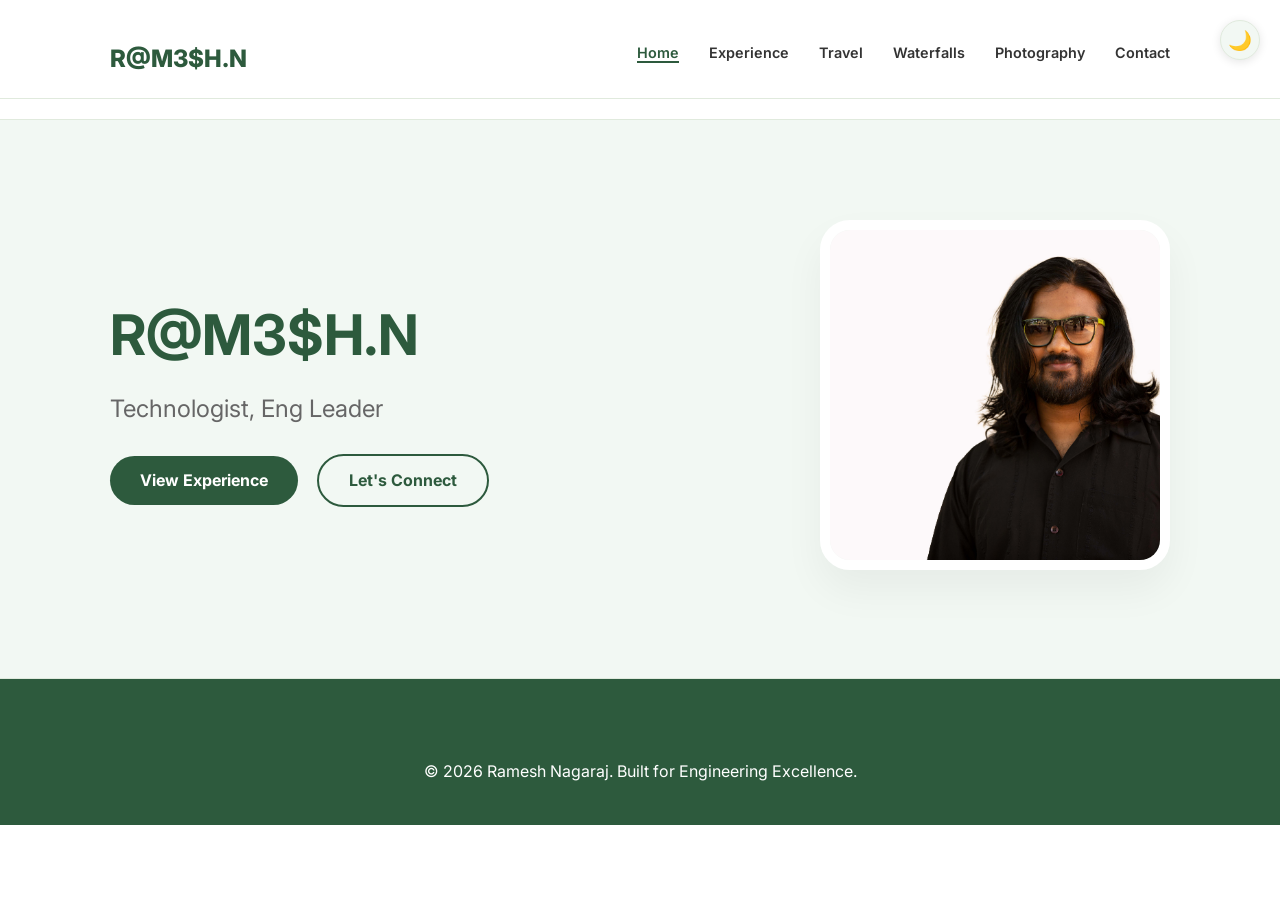
<file: index.html>
<!DOCTYPE html>
<html lang="en">
<head>
    <meta charset="UTF-8">
    <meta name="viewport" content="width=device-width, initial-scale=1.0">
    <title>R@M3$H.N | Portfolio</title>
    <link rel="stylesheet" href="css/style.css">
    <link href="https://fonts.googleapis.com/css2?family=Inter:wght@400;600;800&family=Space+Mono:wght@700&display=swap" rel="stylesheet">
</head>
<body>
    <nav>
        <!-- <div class="nav-container">
            <div class="logo">R@M3$H.N</div>
            <ul>
                <li><a href="index.html" class="active">Home</a></li>
                <li><a href="experience.html">Experience</a></li>
                <li><a href="contact.html">Contact</a></li>
                <li><a href="travel.html">Travel</a></li>
            </ul>
        </div> -->
        <div id="nav-placeholder"></div>
    </nav>

    <header class="hero">
        <div class="container hero-flex">
            <div class="hero-text">
                <h1 class="glitch-title">R@M3$H.N</h1>
                <h2 class="hero-tagline">Technologist, Eng Leader</h2>
                <!--p class="hero-description">
                    Accomplished engineering leader with 19+ years driving zero-to-one innovation and scaling distributed systems in the global payments ecosystem. Proven success in building next-gen cloud-native platforms and fostering a people-first, decision-driven culture.
                </p-->
                <div class="cta-group">
                    <a href="experience.html" class="btn btn-primary">View Experience</a>
                    <a href="contact.html" class="btn btn-outline">Let's Connect</a>
                </div>
            </div>

            <div class="hero-image">
                <div class="image-wrapper">
                    <img src="src/pics/profile.jpg" alt="Ramesh Nagaraj Profile">
                </div>
            </div>
        </div>
    </header>

    <footer>
        <div class="container">
            <p>&copy; 2026 Ramesh Nagaraj. Built for Engineering Excellence.</p>
        </div>
    </footer>
    <script src="js/main.js?v=1"></script>
    <script src="js/theme.js?v=1"></script>
</body>
</html>
</file>
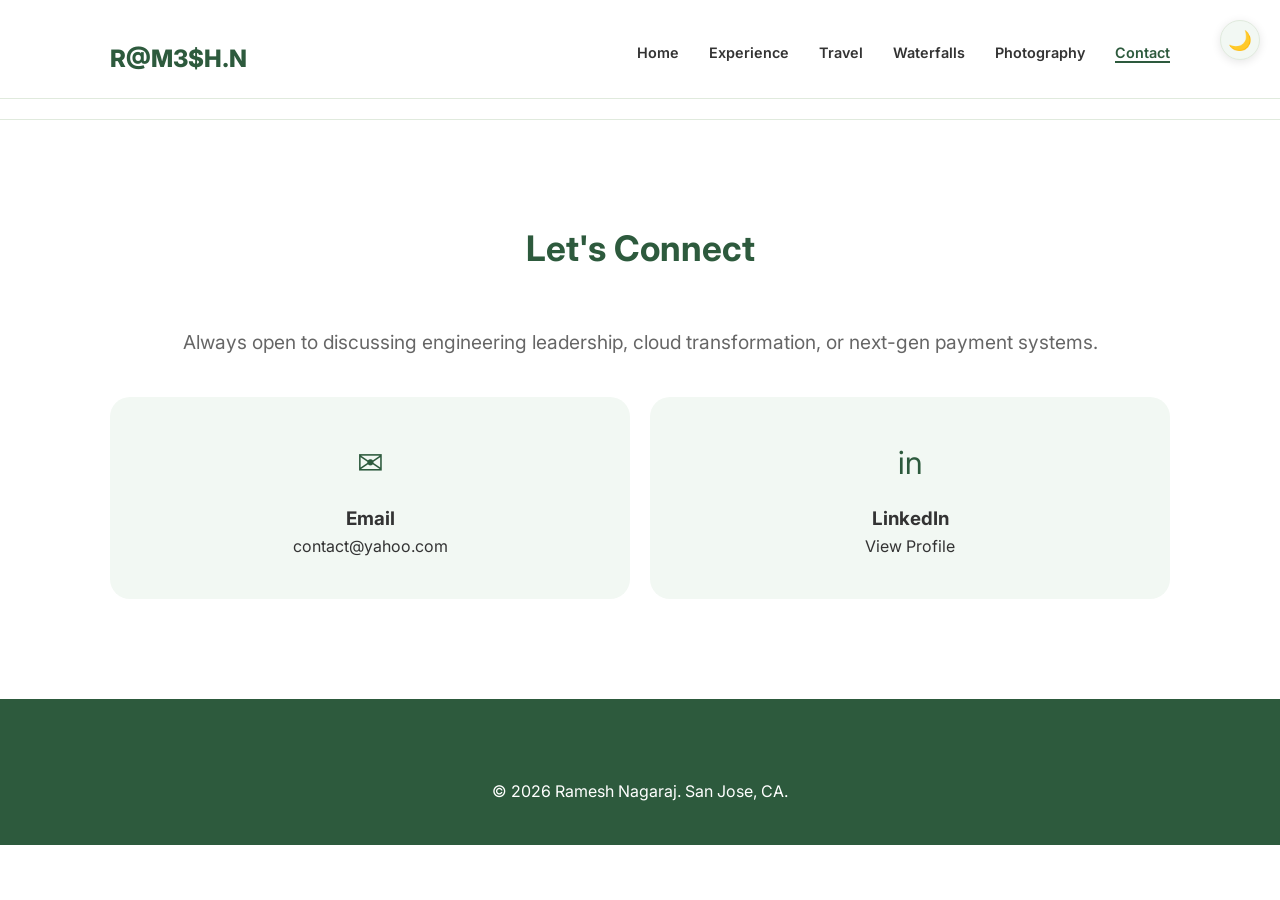
<file: contact.html>
<!DOCTYPE html>
<html lang="en">
<head>
    <meta charset="UTF-8">
    <meta name="viewport" content="width=device-width, initial-scale=1.0">
    <title>Contact | Ramesh Nagaraj</title>
    <link rel="stylesheet" href="css/style.css">
    <link href="https://fonts.googleapis.com/css2?family=Inter:wght@400;600;700&display=swap" rel="stylesheet">
</head>
<body>
    <nav>
        <div id="nav-placeholder"></div>
    </nav>

    <section class="contact-page">
        <div class="container text-center">
            <h1 class="section-title">Let's Connect</h1>
            <p class="contact-sub">Always open to discussing engineering leadership, cloud transformation, or next-gen payment systems.</p>
            
            <div class="contact-grid">
                <a href="mailto:contact@yahoo.com" class="contact-card">
                    <div class="contact-icon">✉</div>
                    <h3>Email</h3>
                    <p>contact@yahoo.com</p>
                </a>
                <a href="https://linkedin.com/in/ramesh-nagaraj/" target="_blank" class="contact-card">
                    <div class="contact-icon">in</div>
                    <h3>LinkedIn</h3>
                    <p>View Profile</p>
                </a>
            </div>
        </div>
    </section>

    <footer>
        <div class="container">
            <p>&copy; 2026 Ramesh Nagaraj. San Jose, CA.</p>
        </div>
    </footer>
    <script src="js/main.js?v=1"></script>
    <script src="js/theme.js?v=1"></script>
</body>
</html>
</file>
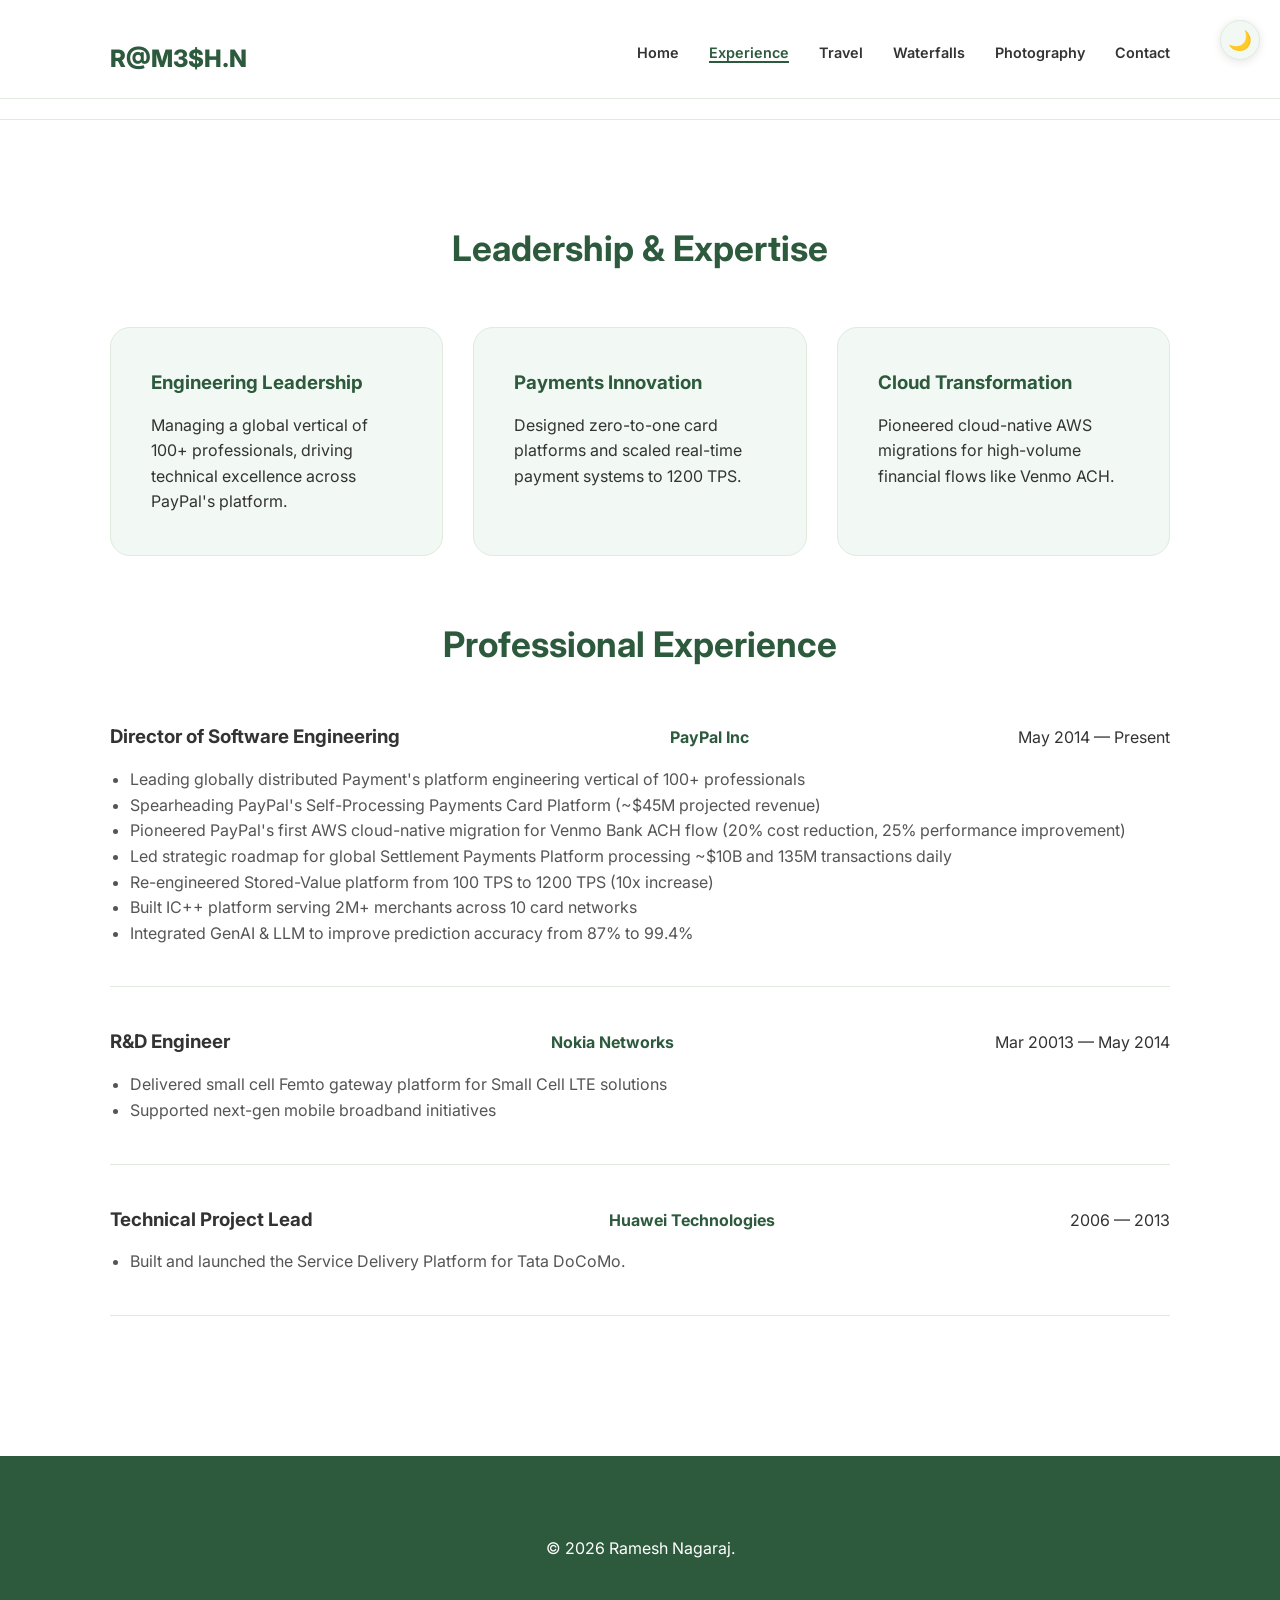
<file: experience.html>
<!DOCTYPE html>
<html lang="en">
<head>
    <meta charset="UTF-8">
    <meta name="viewport" content="width=device-width, initial-scale=1.0">
    <title>Experience | Ramesh Nagaraj</title>
    <link rel="stylesheet" href="css/style.css">
    <link href="https://fonts.googleapis.com/css2?family=Inter:wght@400;600;700&display=swap" rel="stylesheet">
</head>
<body>
    <nav>
        <div id="nav-placeholder"></div>
    </nav>

    <section class="experience-content">
        <div class="container">
            <h1 class="section-title">Leadership & Expertise</h1>
            <div class="grid">
                <div class="card">
                    <h3>Engineering Leadership</h3>
                    <p>Managing a global vertical of 100+ professionals, driving technical excellence across PayPal's platform.</p>
                </div>
                <div class="card">
                    <h3>Payments Innovation</h3>
                    <p>Designed zero-to-one card platforms and scaled real-time payment systems to 1200 TPS.</p>
                </div>
                <div class="card">
                    <h3>Cloud Transformation</h3>
                    <p>Pioneered cloud-native AWS migrations for high-volume financial flows like Venmo ACH.</p>
                </div>
            </div>

            <h2 class="section-title" style="margin-top: 60px;">Professional Experience</h2>
            <div class="timeline">
                <div class="timeline-item">
                    <div class="timeline-header">
                        <h3>Director of Software Engineering</h3>
                        <span class="company">PayPal Inc</span>
                        <span class="date">May 2014 — Present</span>
                    </div>
                    <ul>
                        <li>Leading globally distributed Payment's platform engineering vertical of 100+ professionals</li>
                        <li>Spearheading PayPal's Self-Processing Payments Card Platform (~$45M projected revenue)</li>
                        <li>Pioneered PayPal's first AWS cloud-native migration for Venmo Bank ACH flow (20% cost reduction, 25% performance improvement)</li>
                        <li>Led strategic roadmap for global Settlement Payments Platform processing ~$10B and 135M transactions daily</li>
                        <li>Re-engineered Stored-Value platform from 100 TPS to 1200 TPS (10x increase)</li>
                        <li>Built IC++ platform serving 2M+ merchants across 10 card networks</li>
                        <li>Integrated GenAI & LLM to improve prediction accuracy from 87% to 99.4%</li>
                    </ul>
                </div>
                <div class="timeline-item">
                    <div class="timeline-header">
                        <h3>R&D Engineer</h3>
                        <span class="company">Nokia Networks</span>
                        <span class="date">Mar 20013 — May 2014</span>
                    </div>
                    <ul>
                        <li>Delivered small cell Femto gateway platform for Small Cell LTE solutions</li>
                        <li>Supported next-gen mobile broadband initiatives</li>
                    </ul>
                </div>
                <div class="timeline-item">
                    <div class="timeline-header">
                        <h3>Technical Project Lead</h3>
                        <span class="company">Huawei Technologies</span>
                        <span class="date">2006 — 2013</span>
                    </div>
                    <ul>
                        <li>Built and launched the Service Delivery Platform for Tata DoCoMo.</li>
                    </ul>
                </div>
            </div>
        </div>
    </section>

    <footer>
        <div class="container">
            <p>&copy; 2026 Ramesh Nagaraj.</p>
        </div>
    </footer>
    <script src="js/main.js?v=1"></script>
    <script src="js/theme.js?v=1"></script>
</body>
</html>
</file>
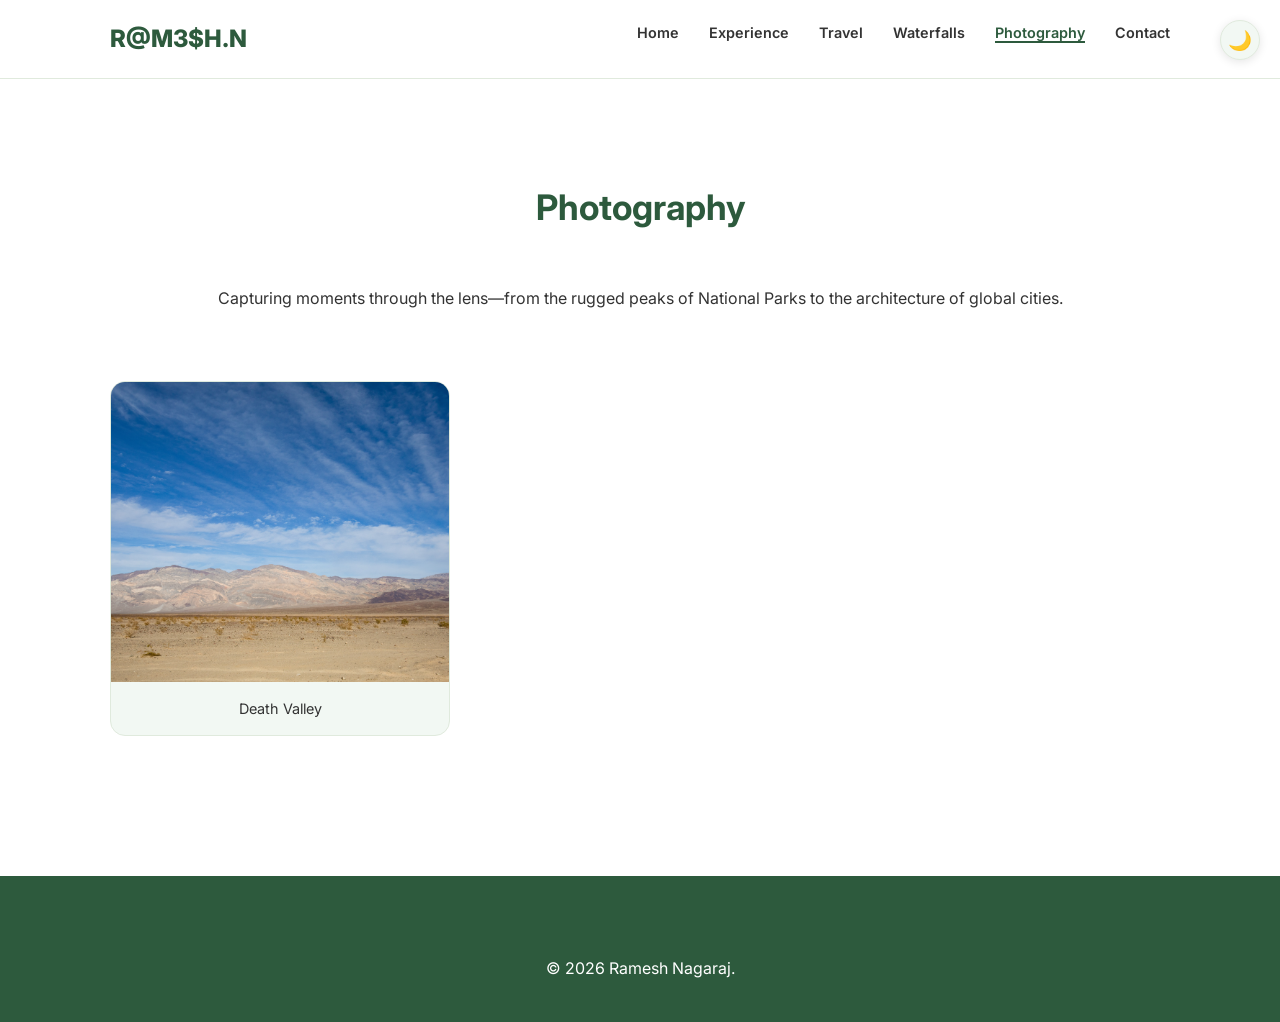
<file: photography.html>
<!DOCTYPE html>
<html lang="en">
<head>
    <meta charset="UTF-8">
    <meta name="viewport" content="width=device-width, initial-scale=1.0">
    <title>Photography | R@M3$H.N</title>
    <link rel="stylesheet" href="css/style.css">
    <link href="https://fonts.googleapis.com/css2?family=Inter:wght@400;600;800&family=Space+Mono:wght@700&display=swap" rel="stylesheet">
    <style>
        .gallery-grid {
            display: grid;
            grid-template-columns: repeat(auto-fill, minmax(280px, 1fr));
            grid-gap: 20px;
            padding: 40px 0;
        }
        .photo-card {
            overflow: hidden;
            border-radius: 15px;
            background: var(--light-green);
            border: 1px solid var(--border);
            transition: transform 0.3s ease;
        }
        .photo-card:hover {
            transform: translateY(-5px);
        }
        .photo-card img {
            width: 100%;
            height: 300px;
            object-fit: cover;
            display: block;
        }
        .photo-info {
            padding: 15px;
            font-size: 0.9rem;
            color: var(--text-muted);
            text-align: center;
        }
    </style>
</head>
<body>
    <div id="nav-placeholder"></div>

    <section class="gallery-section">
        <div class="container">
            <h1 class="section-title">Photography</h1>
            <p class="hero-description" style="text-align: center; margin: 0 auto 30px auto;">
                Capturing moments through the lens—from the rugged peaks of National Parks to the architecture of global cities.
            </p>

            <div class="gallery-grid">
                <div class="photo-card">
                    <img src="src/pics/photos/death_valley.jpg" alt="Grand Canyon">
                    <div class="photo-info">Death Valley</div>
                </div>
                </div>
        </div>
    </section>

    <footer>
        <div class="container">
            <p>&copy; 2026 Ramesh Nagaraj.</p>
        </div>
    </footer>

    <script src="js/main.js?v=1"></script>
    <script src="js/theme.js?v=1"></script>
</body>
</html>
</file>
<file: css/style.css>
/* Imports */
@import url('travel-style.css');

:root {
    --primary: #2d5a3d;
    --light-green: #f2f8f3;
    --accent: #6bc28b;
    --text: #333;
    --white: #ffffff;
    --border: #e0eadd;
}

[data-theme="dark"] {
    --primary: #ffffff;
    --light-green: #1a1a1a;
    --accent: #4ade80;
    --text: #a1a1a1;
    --white: #111111;
    --border: #333333;
}

* { margin: 0; padding: 0; box-sizing: border-box; }

body {
    font-family: 'Inter', sans-serif;
    color: var(--text);
    line-height: 1.6;
    background-color: var(--white);
    scroll-behavior: smooth;
}

.container { max-width: 1100px; margin: 0 auto; padding: 0 20px; width: 100%; }

/* Nav */
nav {
    padding: 20px 0;
    border-bottom: 1px solid var(--border);
    position: sticky;
    top: 0;
    background: rgba(255, 255, 255, 0.9);
    backdrop-filter: blur(10px);
    z-index: 1000;
}
.nav-container { display: flex; justify-content: space-between; max-width: 1100px; margin: 0 auto; padding: 0 20px; }
.logo { font-weight: 800; color: var(--primary); font-size: 1.5rem; }
nav ul { display: flex; list-style: none; gap: 30px; }
nav a { text-decoration: none; color: var(--text); font-weight: 600; font-size: 0.9rem; transition: color 0.3s; }
nav a:hover { color: var(--primary); }

.mobile-menu-btn {
    display: none;
    background: none;
    border: none;
    font-size: 1.8rem;
    cursor: pointer;
    color: var(--primary);
    padding: 0 10px;
}

[data-theme="dark"] nav { background: rgba(17, 17, 17, 0.9); }

/* Hero */
.hero { background-color: var(--light-green); padding: 100px 0; border-bottom: 1px solid var(--border); }
.hero-flex { display: flex; align-items: center; justify-content: space-between; gap: 50px; }
.hero-text h1 { font-size: 3.5rem; color: var(--primary); margin-bottom: 10px; }
.hero-text h2 { font-size: 1.5rem; color: #666; font-weight: 400; margin-bottom: 25px; }
.hero-image img { width: 350px; height: 350px; max-width: 100%; border-radius: 30px; object-fit: cover; border: 10px solid var(--white); box-shadow: 0 20px 40px rgba(0,0,0,0.05); }

[data-theme="dark"] .hero-text h2 { color: var(--text); }
[data-theme="dark"] .hero-image img { border: 1px solid var(--border); box-shadow: none; filter: grayscale(20%); }

/* Buttons */
.btn { padding: 12px 30px; border-radius: 50px; text-decoration: none; font-weight: 700; display: inline-block; transition: 0.3s; }
.btn-primary { background: var(--primary); color: var(--white); }
.btn-outline { border: 2px solid var(--primary); color: var(--primary); margin-left: 15px; }
.btn-primary:hover { background: var(--accent); transform: translateY(-3px); }
.btn-outline:hover { border-color: var(--primary); }

/* Sections */
section { padding: 100px 0; }
.section-title { font-size: 2.2rem; margin-bottom: 50px; color: var(--primary); text-align: center; }
.grid { display: grid; grid-template-columns: repeat(auto-fit, minmax(300px, 1fr)); gap: 30px; }
.card { background: var(--light-green); padding: 40px; border-radius: 20px; border: 1px solid var(--border); }
.card h3 { margin-bottom: 15px; color: var(--primary); }

/* Timeline */
.timeline-item { margin-bottom: 40px; padding-bottom: 40px; border-bottom: 1px solid var(--border); }
.timeline-header { display: flex; justify-content: space-between; align-items: baseline; margin-bottom: 15px; }
.company { color: var(--primary); font-weight: 700; }
.timeline-item ul { margin-left: 20px; color: #555; }
[data-theme="dark"] .timeline-item ul { color: var(--text); }

/* Footer */
footer { background: var(--primary); color: white; padding: 80px 0 40px; text-align: center; }
[data-theme="dark"] footer { background: var(--white); color: var(--text); border-top: 1px solid var(--border); }
.contact-info { display: flex; justify-content: center; gap: 30px; margin: 30px 0; }
.contact-info a { color: white; text-decoration: underline; font-weight: 600; }
.copyright { margin-top: 50px; font-size: 0.8rem; opacity: 0.6; }

@media (max-width: 900px) {
    /* Tablet & Mobile Layout */
    .nav-container { flex-wrap: wrap; align-items: center; }
    
    .mobile-menu-btn { display: block; }

    nav ul { 
        display: none; 
        position: absolute;
        top: 100%;
        left: 0;
        right: 0;
        background-color: var(--white);
        flex-direction: column; 
        gap: 20px; 
        text-align: center;
        padding: 30px 0;
        border-bottom: 1px solid var(--border);
        box-shadow: 0 10px 20px rgba(0,0,0,0.05);
    }
    nav ul.active { display: flex; }
    
    /* Ensure dark mode dropdown has correct background */
    [data-theme="dark"] nav ul { background-color: #1a1a1a; }

    .hero { padding: 60px 0; }
    .hero-flex { flex-direction: column-reverse; text-align: center; gap: 40px; }
    .hero-text h1 { font-size: 3rem; }
    .hero-image img { width: 300px; height: 300px; margin: 0 auto; }
    
    .section-title { font-size: 2rem; }
    .timeline-header { flex-direction: column; gap: 5px; }
}

@media (max-width: 600px) {
    /* Mobile Specific */
    .hero-text h1 { font-size: 2.5rem; }
    .hero-text h2 { font-size: 1.2rem; }
    .hero-image img { width: 250px; height: 250px; }
    
    .cta-group { display: flex; flex-direction: column; gap: 15px; align-items: center; }
    .btn { width: 100%; max-width: 300px; text-align: center; }
    .btn-outline { margin-left: 0; }

    section { padding: 50px 0; }
    .card { padding: 30px 20px; }
    .contact-info { flex-direction: column; gap: 15px; }
}

/* Add these to your existing style.css */

.active { color: var(--primary) !important; border-bottom: 2px solid var(--primary); }
.text-center { text-align: center; }
.contact-sub { font-size: 1.2rem; color: #666; margin-bottom: 40px; }
[data-theme="dark"] .contact-sub { color: var(--text); }

.contact-grid { 
    display: grid; 
    grid-template-columns: repeat(auto-fit, minmax(250px, 1fr)); 
    gap: 20px; 
    margin-top: 40px; 
}

.contact-card {
    background: var(--light-green);
    padding: 40px;
    border-radius: 20px;
    text-decoration: none;
    color: var(--text);
    transition: 0.3s;
}

.contact-card:hover { transform: translateY(-5px); border-color: var(--accent); }
.contact-icon { font-size: 2rem; margin-bottom: 15px; color: var(--primary); }

/* Map Dark Mode Fix */
[data-theme="dark"] .leaflet-tile { filter: grayscale(100%) invert(100%) brightness(0.8); }

/* Theme Toggle */
#theme-toggle {
    position: fixed;
    top: 20px;
    right: 20px;
    background: var(--light-green, #f2f8f3);
    border: 1px solid var(--border);
    color: var(--text);
    width: 40px;
    height: 40px;
    border-radius: 50%;
    cursor: pointer;
    z-index: 9999;
    box-shadow: 0 2px 10px rgba(0,0,0,0.1);
    display: flex;
    align-items: center;
    justify-content: center;
    font-size: 1.2rem;
    transition: all 0.3s ease;
}
#theme-toggle:hover { transform: scale(1.1); border-color: var(--primary); }
</file>
